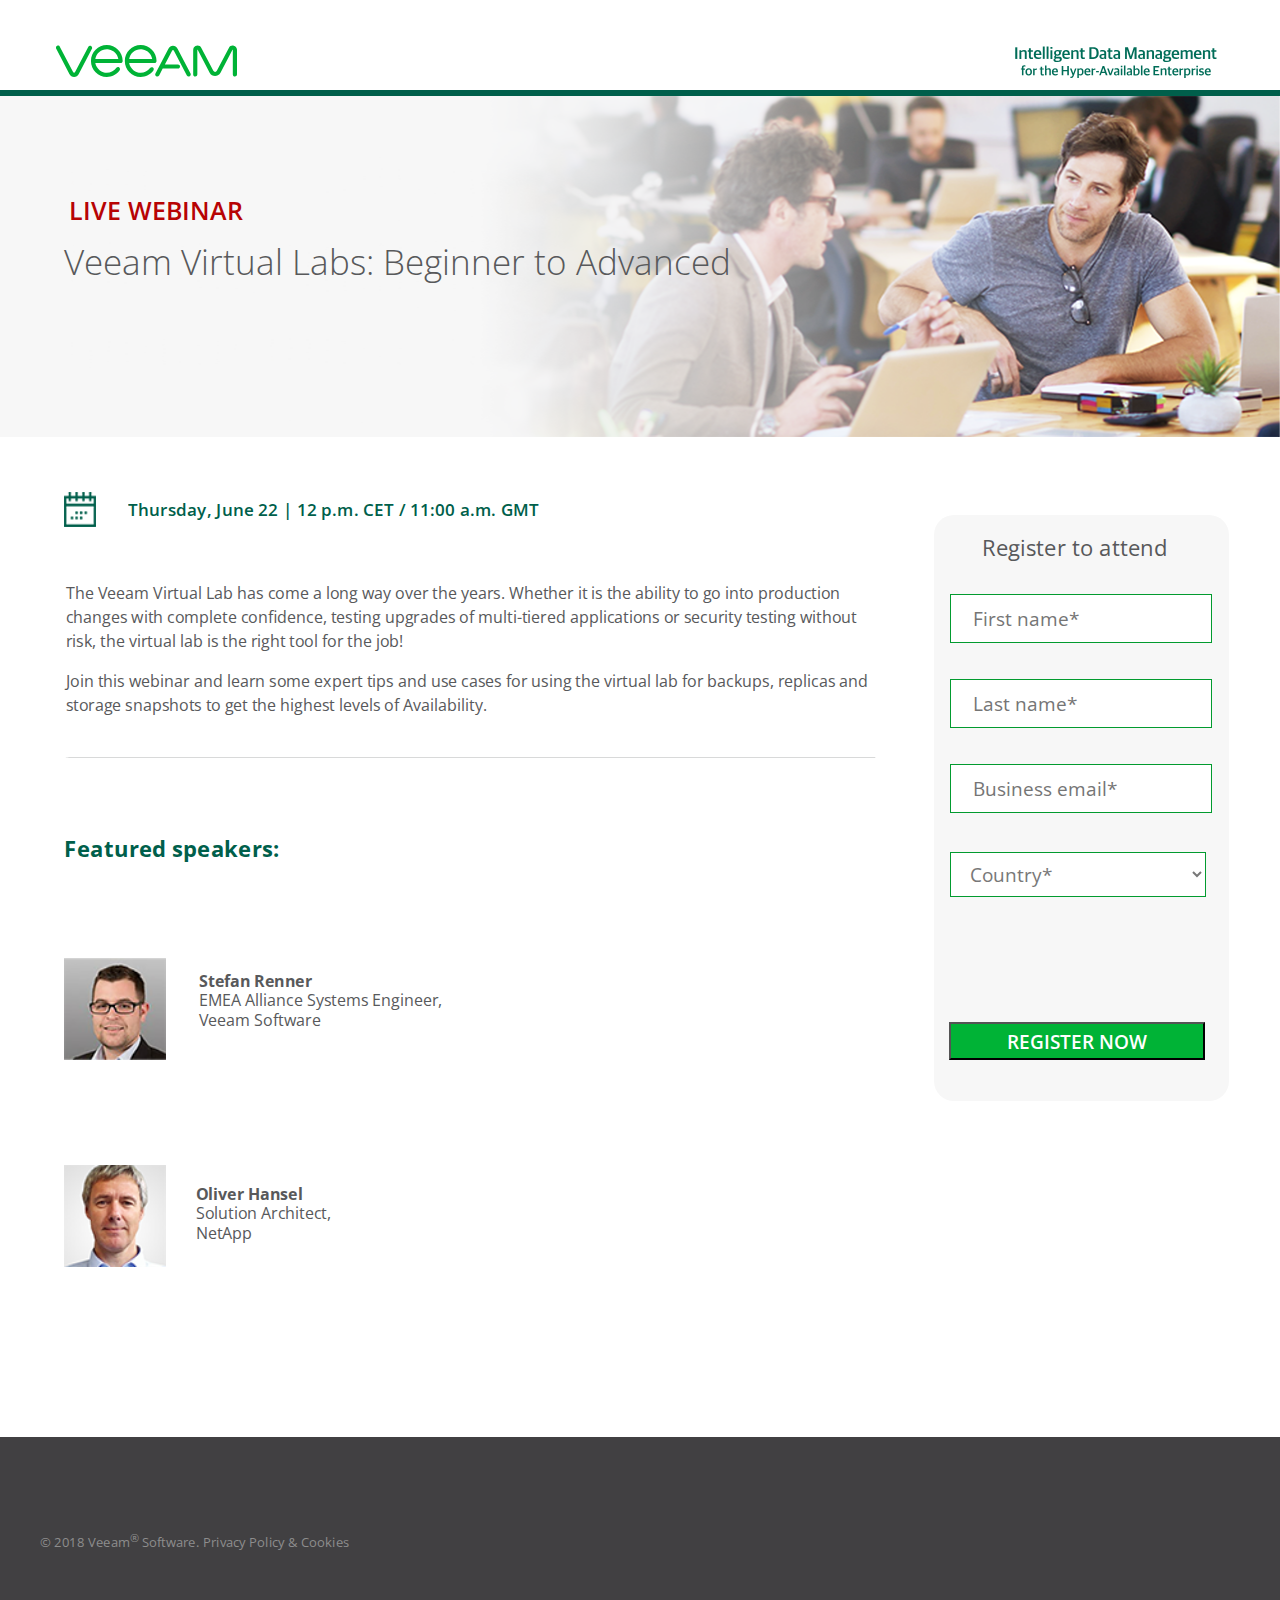
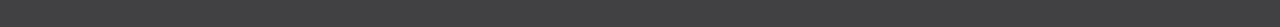
<file: index.html>
<!DOCTYPE html>
<html>
<head>
  <meta charset="UTF-8">
  <meta name="viewport" content="width=device-width, initial-scale=1.0">
  <title>Intelligent Data Management</title>
  <link rel="icon" type="jpeg" href="veeam_logo.jpeg">
  <link href="https://fonts.googleapis.com/css?family=Open+Sans:300,300i,700,700i,800" rel="stylesheet">
  <link rel="stylesheet" type="text/css" href="style.css">
</head>
<body>
  <header>
    <section class="container">
      <img src="veeam_logo_lp.svg" alt="Veeam Logo" class="veeam_logo">
      <img src="slogan_lp.svg" alt="Slogan Veeam" class="slogan">
    </section>
    <div class="dropdown" style="float:right;top:4%;z-index:1;">
      <button class="dropbtn"><img src="menu.png"></button>
      <nav class="dropdown-content">
        <a href="#">Description</a>
        <a href="#">Speakers</a>
        <a href="#">Register</a>
      </nav>
    </div>
  </header>

  <section class="image">
    <picture>
      <source media="(max-width:578px)" srcset="Team_mobile_gradient.png">
      <source media="(max-width:950px)" srcset="Team_tablet_gradient.png">
      <img src="Team_gradient.png" alt="Veeam" style="width:100%;">
    </picture>
    <div class="container">
      <h2 class="text1_banner">LIVE WEBINAR</h2>
      <h2 class="text2_banner">Veeam Virtual Labs: Beginner to Advanced</h2>
    </div>
    <img src="calendar.png" alt="Calendar" class="date">
    <h2 class="text_date">Thursday, June 22  |  12 p.m. CET / 11:00 a.m. GMT</h2>
    <div class="description">
      <p>The Veeam Virtual Lab has come a long way over the years. Whether it is the ability to go
      into production changes with complete confidence, testing upgrades of multi-tiered applications or security
      testing without risk, the virtual lab is the right tool for the job!</p>
      <p>Join this webinar and learn some expert tips and use cases for using the virtual lab for backups,
        replicas and storage snapshots to get the highest levels of Availability.</p>
      <br>
      <img src="line.png" alt="line.png" class="line">
    </div>
    <h1 class="speakers">Featured speakers:</h1>
    <div>
      <img src="speaker1.png" alt="Stefan Renner" class="speaker1_img">
      <pre class="speaker1_text"><b>Stefan Renner</b>
EMEA Alliance Systems Engineer,
Veeam Software</pre>
    </div>
    <div>
      <img src="speaker2.png" alt="Oliver Hansel" class="speaker2_img">
      <pre class="speaker2_text"><b>Oliver Hansel</b>
Solution Architect,
NetApp </pre>
    </div>

  <form class="form_rectangle" action="thank.html" onsubmit="myFunction()">
    <legend class="title_form">Register to attend</legend>
    <input type="text" name="first_name" class="first_mane_rectangle" placeholder="First name*" maxlength="40" minlength="3" required>
    <input type="text" name="last_name" class="last_mane_rectangle" placeholder="Last name*" maxlength="80" minlength="3" required>
    <input type="email" name="business_email" class="business_email_rectangle" placeholder="Business email*" pattern=".+.com" maxlength="80" required>
    <select required aria-required="true" name="country" class="country_select_rectangle" id="select1">
      <option value="" hidden>Country*</option>
      <option value="Russia" id="russia">Russia</option>
      <option value="USA" id="usa">USA</option>
      <option value="Romania" id="romania">Romania</option>
      <option value="Brazil" id="brazil">Brazil</option>
      <option value="UK" id="uk">UK</option>
    </select>
    <button type="submit" class="button">REGISTER NOW</button>
    <button type="submit" class="button_1">REGISTER NOW</button>
    <select name="state" class="state_select_rectangle" id="select2" style="display:none">
      <option value="" hidden>State*</option>
      <option value="New York">New York</option>
      <option value="Alaska">Alaska</option>
      <option value="Florida">Florida</option>
      <option value="Massachusetts">Massachusetts</option>
      <option value="California">California</option>
    </select>
  </form>

  <footer class="footer_rectangle">
    <p class="text_footer">&copy; 2018 Veeam<sup>&reg;</sup> Software. Privacy Policy &amp; Cookies</p>
  </footer>

</section>

<script type="text/javascript">
function myFunction() {
  alert("The form was submitted");
}
</script>

  <script src="https://ajax.googleapis.com/ajax/libs/jquery/3.3.1/jquery.min.js"></script>
  <script src="https://code.jquery.com/jquery-1.11.3.min.js"></script>
  <script type="text/javascript" src="main.js"></script>


</body>
</html>
</file>
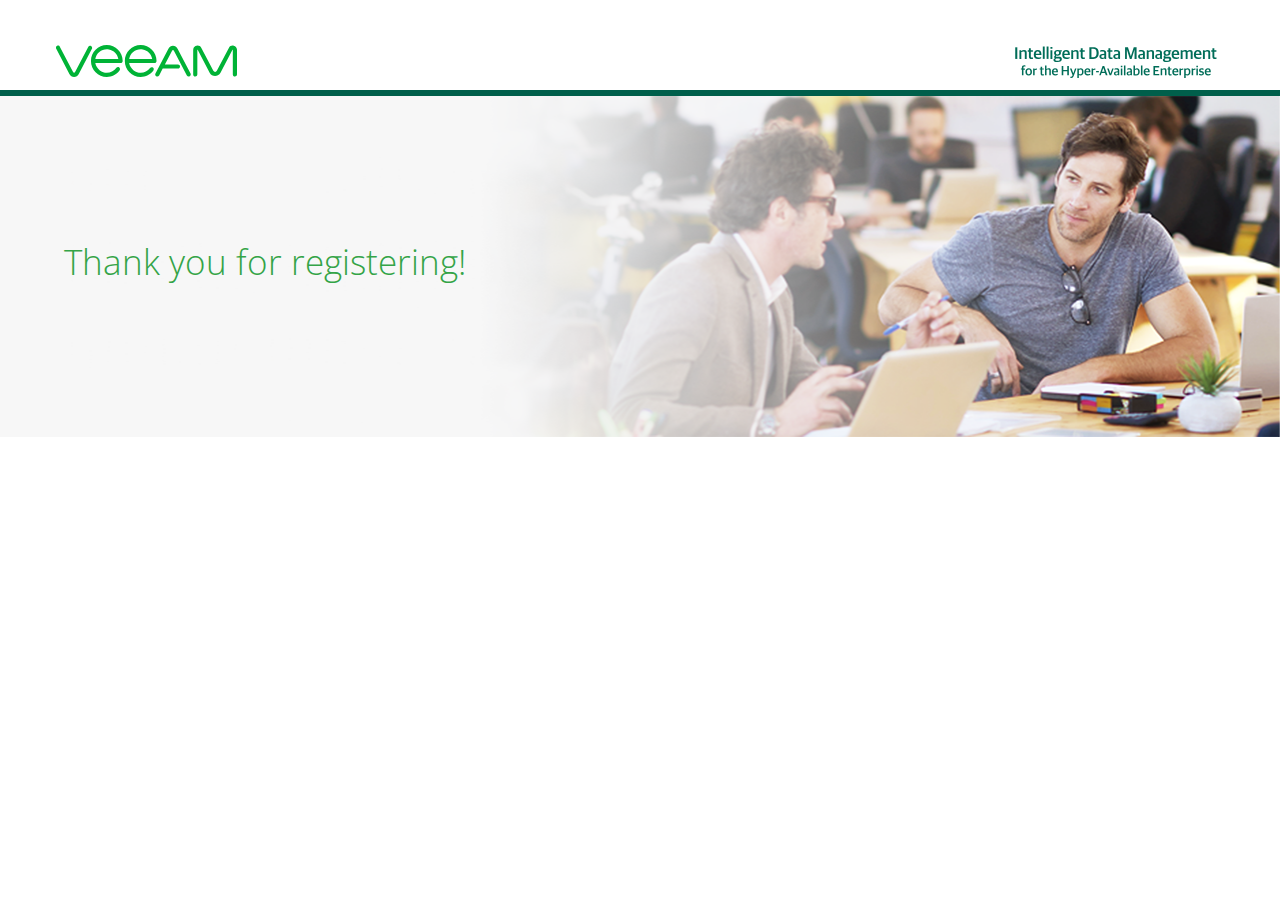
<file: thank.html>
<!DOCTYPE html>
<html>
<head>
  <meta charset="UTF-8">
  <meta name="viewport" content="width=device-width, initial-scale=1.0">
  <title>Intelligent Data Management</title>
  <link rel="icon" type="jpeg" href="veeam_logo.jpeg">
  <link href="https://fonts.googleapis.com/css?family=Open+Sans:300,300i,700,700i,800" rel="stylesheet">
  <link rel="stylesheet" type="text/css" href="style.css">
</head>
<body>
  <header>
  <section class="container">
    <img src="veeam_logo_lp.svg" alt="Veeam Logo" class="veeam_logo">
    <img src="slogan_lp.svg" alt="Slogan Veeam" class="slogan">
  </header>
    <section class="image">
      <picture>
        <source media="(max-width:578px)" srcset="Team_mobile_gradient.png">
        <source media="(max-width:950px)" srcset="Team_tablet_gradient.png">
        <img src="Team_gradient.png" alt="Veeam" style="width:100%;">
      </picture>
      <h2 class="text2_banner"><span style="color:rgb(52,164,71)">Thank you for registering!</span></h2>
  </section>
</body>
</html>
</file>
<file: style.css>
body {
  padding: 0;
  margin: 0;
}
header {
  background:#ffffff;
  padding-top:10px;
  min-height:60px;
  padding-bottom: 20px;
  border-bottom:rgb(0, 95, 75) 6px solid;
  margin: 0;
}
.container{
  width:80%;
  margin:auto;
  overflow:hidden;
}
.button {
  font-size: 1.5vw;
  font-family: 'Open Sans', sans-serif;
  color: rgb(255, 255, 255);
  font-weight: 600;
  text-transform: uppercase;
  text-align: center;
  background-color: rgb(0, 179, 54);
  position: absolute;
  left: 5%;
  top: 86.5%;
  width: 20vw;
  height: 3vw;
  cursor: pointer;
}
select {
  font-size: 1.5vw;
  font-family: 'Open Sans', sans-serif;
  color: rgb(120, 120, 120);
  line-height: 3.746;
  text-align: left;
  position: absolute;
  cursor: text;
  text-indent: 15px;
}
.state_select_rectangle {
  border-width: 0.5px;
  border-color: rgb(2, 155, 47);
  border-style: solid;
  background-color: rgb(255, 255, 255);
  position: absolute;
  left: 5.3%;
  top: 72.3%;
  width: 20vw;
  height: 3.5vw;
  cursor: text;
}
.country_select_rectangle {
  border-width: 0.5px;
  border-color: rgb(2, 155, 47);
  border-style: solid;
  background-color: rgb(255, 255, 255);
  position: absolute;
  left: 5.3%;
  top: 57.5%;
  width: 20vw;
  height: 3.5vw;
  cursor: text;
}
.business_email_rectangle {
  border-width: 0.5px;
  border-color: rgb(2, 155, 47);
  border-style: solid;
  background-color: rgb(255, 255, 255);
  position: absolute;
  left: 5.3%;
  top: 42.5%;
  width: 20vw;
  height: 3.5vw;
  cursor: text;
}
.last_mane_rectangle {
  border-width: 0.5px;
  border-color: rgb(2, 155, 47);
  border-style: solid;
  background-color: rgb(255, 255, 255);
  position: absolute;
  left: 5.3%;
  top: 28%;
  width: 20vw;
  height: 3.5vw;
  cursor: text;
}
input {
  font-size: 1.5vw;
  font-family: 'Open Sans', sans-serif;
  color: rgb(149, 149, 151);
  line-height: 3.746;
  text-align: left;
  position: absolute;
  cursor: text;
  text-indent: 20px;
}
.first_mane_rectangle {
  border-width: 0.5px;
  border-color: rgb(2, 155, 47);
  border-style: solid;
  background-color: rgb(255, 255, 255);
  position: absolute;
  left: 5.3%;
  top: 13.5%;
  width: 20vw;
  height: 3.5vw;
  cursor: text;
}
.title_form {
  font-size: 3.5vw;
  font-family: 'Open Sans', sans-serif;
  color: rgb(88, 89, 91);
  line-height: 1;
  text-align: center;
  -moz-transform: matrix( 0.5,0,0,0.5,0,0);
  -webkit-transform: matrix( 0.5,0,0,0.5,0,0);
  -ms-transform: matrix( 0.5,0,0,0.5,0,0);
  position: absolute;
  left: -19vw;
  right: -19vw;
  right: -3.8vw;
  top: 0.8vw;
  margin-top:0vw;
  margin-bottom: 1vw;
  margin-left: 0vw;
  margin-right: 0vw;
  padding: 0vw;
  width: 60vw;
}
.form_rectangle {
  border-radius: 20px;
  background-color: rgb(247, 247, 247);
  position: absolute;
  left: 73%;
  top: 110%;
  width: 23%;
  height: 170%;
  margin-top: 40px;
  box-sizing: content-box;
}
.text_footer {
  font-size: 2vw;
  font-family: 'Open Sans', sans-serif;
  color: rgb(141, 141, 141);
  line-height: 1.667;
  text-align: left;
  -moz-transform: matrix( 0.5,0,0,0.5,0,0);
  -webkit-transform: matrix( 0.5,0,0,0.5,0,0);
  -ms-transform: matrix( 0.5,0,0,0.5,0,0);
  position: absolute;
  left: -9%;
  margin: auto;
  top: 80px;

}
.footer_rectangle {
  background-color: rgb(65, 64, 66);
  position: absolute;
  left: 0px;
  top: 360%;
  width: 100%;
  height: 190px;
  margin-bottom:0px;
  margin-top: 100px;
  box-sizing: content-box;
}
.speaker2_img {
  position: absolute;
  left: 5%;
  top: 310%;
  width: 8vw;
  height: 8vw;
}
.speaker2_text {
  font-size: 2.5vw;
  font-family: 'Open Sans', sans-serif;
  color: rgb(88, 89, 91);
  line-height: 1.211;
  -moz-transform: matrix( 0.5,0,0,0.5,0,0);
  -webkit-transform: matrix( 0.5,0,0,0.5,0,0);
  -ms-transform: matrix( 0.5,0,0,0.5,0,0);
  position: absolute;
  left: 10%;
  top: 298%;
  width: auto;
  height: auto;
}
.speaker1_img {
  position: absolute;
  left: 5%;
  top: 250%;
  width: 8vw;
  height: 8vw;
}
.speaker1_text {
  font-size: 2.5vw;
  font-family: 'Open Sans', sans-serif;
  color: rgb(88, 89, 91);
  line-height: 1.211;
  -moz-transform: matrix( 0.5,0,0,0.5,0,0);
  -webkit-transform: matrix( 0.5,0,0,0.5,0,0);
  -ms-transform: matrix( 0.5,0,0,0.5,0,0);
  position: absolute;
  left: 6%;
  top: 236%;
  width: auto;
  height: auto;
}
.speakers {
  font-size: 3.5vw;
  font-family: 'Open Sans', sans-serif;
  color: rgb(0, 95, 75);
  line-height: 2;
  text-align: left;
  -moz-transform: matrix( 0.5,0,0,0.5,0,0);
  -webkit-transform: matrix( 0.5,0,0,0.5,0,0);
  -ms-transform: matrix( 0.5,0,0,0.5,0,0);
  position: absolute;
  left: -40%;
  right: -40%;
  top: 185%;
  margin-top: 70px;
}
.description {
  font-size: 2.5vw;
  font-family: 'Open Sans', sans-serif;
  color: rgb(88, 89, 91);
  line-height: 1.5;
  -moz-transform: matrix( 0.5,0,0,0.5,0,0);
  -webkit-transform: matrix( 0.5,0,0,0.5,0,0);
  -ms-transform: matrix( 0.5,0,0,0.5,0,0);
  position: absolute;
  left: -26.5%;
  top: 120%;
  width: auto;
  height: auto;
  margin-top: -5vw;
  box-sizing: content-box;
}
.date {
  position: absolute;
  left: 5%;
  top: 115%;
  width: 2.5%;
  height: 10%;
  margin:auto;
  padding: 0px;
  box-sizing: content-box;
}
.text_date {
  font-size: 2.7vw;
  font-family: 'Open Sans', sans-serif;
  font-weight: 600;
  color: rgb(0, 95, 75);
  line-height: 1;
  text-align: left;
  -moz-transform: matrix( 0.5,0,0,0.5,0,0);
  -webkit-transform: matrix( 0.5,0,0,0.5,0,0);
  -ms-transform: matrix( 0.5,0,0,0.5,0,0);
  position: absolute;
  left: -30%;
  right: -30%;
  top: 115%;
  margin: auto;
  box-sizing: content-box;
}
.text2_banner {
  font-size: 2.7vw;
  font-family: 'Open Sans', sans-serif;
  font-weight: lighter;
  color: rgb(88, 89, 91);
  line-height: 4;
  position: absolute;
  left: 5%;
  top: 28%;
  width: 70%;
  height: 20%;
  margin: 0px;
  padding: 0px;
}
.text1_banner {
  font-size: 25px;
  font-family: 'Open Sans', sans-serif;
  font-weight: 600;
  color: rgb(183, 3, 4);
  line-height: 1.4;
  text-align: left;
  position: absolute;
  left: 5.4%;
  top: 28%;
  bottom: 28%;
  -webkit-animation-name: color;
  -webkit-animation-duration: 4s;
  -webkit-animation-iteration-count: infinite;
  animation-name: color;
  animation-duration: 4s;
  animation-delay: 1s;
  animation-iteration-count: infinite;
  width: 50%;
  height: 20%;
  margin: 0px;
  padding: 0px;
}
.image {
  position: absolute;
  right: 0%;
  left: 0%;
  margin-top: 0px;
  margin-left: 0px;
  margin-right: 0px;
  margin-bottom: 20px;
  padding: 0px;
}
.slogan {
  position: absolute;
  right: 4.5%;
  width: 212px;
  height: 34px;
  top: 5%;
}
.veeam_logo {
  position: absolute;
  left: 4.4%;
  max-width: 181px;
  max-height: 32px;
  top: 5%;
}
.button_1 {
  display: none;
}
.line{
  width:100%;
  height:1px;
  margin-bottom:80px;
}
.dropbtn{
  display: none;
}
.dropdown-content{
  display: none;
}

@keyframes color {
  0%   {color: rgb(183, 3, 4); left:5%; top:28%;bottom: 28%}
  100%  {color: rgba(183, 3, 4,0.01); left:20%; top:28%;}
}
@keyframes tablet {
  from {color:rgba(183, 3, 4,0.01);}
  to  {color: rgb(183, 3, 4);}
}

/*MEDIA QUERIES*/

/*tablet*/
@media (max-width:950px){
  .text1_banner {
    font-size: 3.5vw;
    font-family: 'Open Sans', sans-serif;
    font-weight: 600;
    color: rgb(183, 3, 4);
    line-height: 1.4;
    text-align: center;
    position: absolute;
    left: 0%;
    top: 15%;
    -webkit-animation-name: tablet;
    -webkit-animation-duration: 4s;
    -webkit-animation-iteration-count: infinite;
    animation-name: tablet;
    animation-duration: 4s;
    animation-delay: 1s;
    animation-iteration-count: infinite;
    width: 100%;
    height: auto;
    margin-left: auto;
    margin-right: auto;
  }
  .text2_banner {
    font-size: 5vw;
    font-family: 'Open Sans', sans-serif;
    font-weight: lighter;
    text-align: center;
    color: rgb(88, 89, 91);
    line-height: 1.25;
    position: absolute;
    top: 30%;
    left: 4vw;
    right: 4vw;
    width: 50%;
    height: auto;
    margin-left: auto;
    margin-right: auto;
  }
  .text_date {
    font-size: 36.5px;
    font-family: 'Open Sans', sans-serif;
    font-weight: 600;
    color: rgb(0, 95, 75);
    line-height: 1;
    text-align: left;
    -moz-transform: matrix( 0.5,0,0,0.5,0,0);
    -webkit-transform: matrix( 0.5,0,0,0.5,0,0);
    -ms-transform: matrix( 0.5,0,0,0.5,0,0);
    position: absolute;
    left: -25%;
    right: -25%;
    top: 104%;
    margin: auto;
    box-sizing: content-box;
  }
  .date {
    position: absolute;
    left: 6%;
    top: 105%;
    width: 3%;
    height: 7.5%;
    margin:auto;
    padding: 0px;
    box-sizing: content-box;
  }
  .description {
    font-size: 32px;
    font-family: 'Open Sans', sans-serif;
    color: rgb(88, 89, 91);
    line-height: 1.5;
    -moz-transform: matrix( 0.5,0,0,0.5,0,0);
    -webkit-transform: matrix( 0.5,0,0,0.5,0,0);
    -ms-transform: matrix( 0.5,0,0,0.5,0,0);
    position: absolute;
    left: -38%;
    right: -38%;
    top: 90%;
    width: auto;
    height: auto;
    margin-top: 3%;
  }
  .speaker2_img {
    position: absolute;
    left: 49%;
    top: 207%;
    width: 12vw;
    height: 12vw;
  }
  .speaker2_text {
    font-size: 3.5vw;
    font-family: 'Open Sans', sans-serif;
    color: rgb(88, 89, 91);
    line-height: 1.211;
    -moz-transform: matrix( 0.5,0,0,0.5,0,0);
    -webkit-transform: matrix( 0.5,0,0,0.5,0,0);
    -ms-transform: matrix( 0.5,0,0,0.5,0,0);
    position: absolute;
    left: 56%;
    top: 197%;
    width: auto;
    height: auto;
  }
  .speaker1_img {
    position: absolute;
    left: 6%;
    top: 207%;
    width: 12vw;
    height: 12vw;
  }
  .speaker1_text {
    font-size: 3.5vw;
    font-family: 'Open Sans', sans-serif;
    color: rgb(88, 89, 91);
    line-height: 1.211;
    -moz-transform: matrix( 0.5,0,0,0.5,0,0);
    -webkit-transform: matrix( 0.5,0,0,0.5,0,0);
    -ms-transform: matrix( 0.5,0,0,0.5,0,0);
    position: absolute;
    left: 7%;
    top: 197%;
  }
  .speakers {
    font-size: 6vw;
    font-family: 'Open Sans', sans-serif;
    color: rgb(0, 95, 75);
    line-height: 2;
    text-align: left;
    -moz-transform: matrix( 0.5,0,0,0.5,0,0);
    -webkit-transform: matrix( 0.5,0,0,0.5,0,0);
    -ms-transform: matrix( 0.5,0,0,0.5,0,0);
    position: absolute;
    left: -35%;
    right: -35%;
    top: 144%;
    margin: 70px -20px;
    padding-top: 20px;
  }
  .button {
    font-size: 2vw;
    font-family: 'Open Sans', sans-serif;
    color: rgb(255, 255, 255);
    font-weight: 600;
    text-transform: uppercase;
    text-align: center;
    background-color: rgb(0, 179, 54);
    position: absolute;
    left: 32vw;
    top: 72%;
    width: 35vw;
    height: 5vw;
    cursor: pointer;
  }
  .state_select_rectangle {
    border-width: 0.5px;
    border-color: rgb(2, 155, 47);
    border-style: solid;
    background-color: rgb(255, 255, 255);
    position: absolute;
    left: 32vw;
    top: 59%;
    width: 35vw;
    height: 5vw;
    cursor: text;
  }
  .country_select_rectangle {
    border-width: 0.5px;
    border-color: rgb(2, 155, 47);
    border-style: solid;
    background-color: rgb(255, 255, 255);
    position: absolute;
    left: 32vw;
    top: 47.5%;
    width: 35vw;
    height: 5vw;
    cursor: text;
  }
  .business_email_rectangle {
    border-width: 0.5px;
    border-color: rgb(2, 155, 47);
    border-style: solid;
    background-color: rgb(255, 255, 255);
    position: absolute;
    left: 32vw;
    top: 35.5%;
    width: 35vw;
    height: 5vw;
    cursor: text;
  }
  .last_mane_rectangle {
    border-width: 0.5px;
    border-color: rgb(2, 155, 47);
    border-style: solid;
    background-color: rgb(255, 255, 255);
    position: absolute;
    left: 32vw;
    top: 24%;
    width: 35vw;
    height: 5vw;
    cursor: text;
  }
  .first_mane_rectangle {
    border-width: 0.5px;
    border-color: rgb(2, 155, 47);
    border-style: solid;
    background-color: rgb(255, 255, 255);
    position: absolute;
    left: 32vw;
    top: 12%;
    width: 35vw;
    height: 5vw;
    cursor: text;
  }
  .title_form {
    font-size: 50px;
    font-family: 'Open Sans', sans-serif;
    color: rgb(88, 89, 91);
    line-height: 1;
    text-align: center;
    -moz-transform: matrix( 0.5,0,0,0.5,0,0);
    -webkit-transform: matrix( 0.5,0,0,0.5,0,0);
    -ms-transform: matrix( 0.5,0,0,0.5,0,0);
    position: absolute;
    left: 20vw;
    top: 1.5vw;
    margin-top:0vw;
    margin-bottom: 1vw;
    margin-left: 0vw;
    margin-right: 0vw;
    padding: 0vw;;
    width: 60vw;
  }
  .form_rectangle {
    background-color: rgb(247, 247, 247);
    border-radius: 0px;
    position: absolute;
    left: 0px;
    top: 280%;
    width: 100%;
    height: 150%;
    margin-top: -12%;

  }
  .footer_rectangle {
    background-color: rgb(65, 64, 66);
    position: absolute;
    left: 0px;
    top: 375%;
    width: 100%;
    height: 3%;
    margin-bottom:0px;
    margin-top: 30px;
    padding-top: 20vw;
  }
  .text_footer {
    font-size: 3vw;
    font-family: 'Open Sans', sans-serif;
    color: rgb(141, 141, 141);
    line-height: 1.667;
    text-align: center;
    -moz-transform: matrix( 0.5,0,0,0.5,0,0);
    -webkit-transform: matrix( 0.5,0,0,0.5,0,0);
    -ms-transform: matrix( 0.5,0,0,0.5,0,0);
    position: absolute;
    left: 30%;
    top: 25%;
    width: 40%;
    height: auto;
  }
  .button_1 {
    font-size: 2vw;
    font-family: 'Open Sans', sans-serif;
    color: rgb(255, 255, 255);
    font-weight: 600;
    text-transform: uppercase;
    text-align: center;
    background-color: rgb(0, 179, 54);
    position: absolute;
    left: 30vw;
    right: 30vw;
    top: -80vw;
    width: 35vw;
    height: 5vw;
    border: none;
    cursor: pointer;
    display: block;
  }
  .line{
    display: none;
  }
  .dropbtn{
    display: none;
  }
  .dropdown-content{
    display: none;
  }
}

/*mini tablet*/
@media (max-width:730px){
  .text1_banner {
    font-size: 3.5vw;
    font-family: 'Open Sans', sans-serif;
    font-weight: 600;
    color: rgb(183, 3, 4);
    line-height: 1.4;
    text-align: center;
    position: absolute;
    left: 0%;
    top: 15%;
    -webkit-animation-name: tablet;
    -webkit-animation-duration: 4s;
    -webkit-animation-iteration-count: infinite;
    animation-name: tablet;
    animation-duration: 4s;
    animation-delay: 1s;
    animation-iteration-count: infinite;
    width: 100%;
    height: auto;
    margin-left: auto;
    margin-right: auto;
  }
  .text2_banner {
    font-size: 5vw;
    font-family: 'Open Sans', sans-serif;
    font-weight: lighter;
    text-align: center;
    color: rgb(88, 89, 91);
    line-height: 1.25;
    position: absolute;
    top: 30%;
    left: 4vw;
    right: 4vw;
    width: 50%;
    height: auto;
    margin-left: auto;
    margin-right: auto;
  }
  .text_date {
    font-size: 35px;
    font-family: 'Open Sans', sans-serif;
    font-weight: 600;
    color: rgb(0, 95, 75);
    line-height: 1;
    text-align: left;
    -moz-transform: matrix( 0.5,0,0,0.5,0,0);
    -webkit-transform: matrix( 0.5,0,0,0.5,0,0);
    -ms-transform: matrix( 0.5,0,0,0.5,0,0);
    position: absolute;
    left: -25%;
    right: -25%;
    top: 105%;
    margin: auto;
    box-sizing: content-box;
  }
  .date {
    position: absolute;
    left: 6%;
    top: 106%;
    width: 4%;
    height: 9.5%;
    margin:auto;
    padding: 0px;
    box-sizing: content-box;
  }
  .description {
    font-size: 30px;
    font-family: 'Open Sans', sans-serif;
    color: rgb(88, 89, 91);
    line-height: 1.5;
    -moz-transform: matrix( 0.5,0,0,0.5,0,0);
    -webkit-transform: matrix( 0.5,0,0,0.5,0,0);
    -ms-transform: matrix( 0.5,0,0,0.5,0,0);
    position: absolute;
    left: -38%;
    right: -38%;
    top: 80%;
    width: auto;
    height: auto;
    margin-top: 3%;
  }
  .speaker2_img {
    position: absolute;
    left: 55%;
    top: 237%;
    width: 12vw;
    height: 12vw;
  }
  .speaker2_text {
    font-size: 3.5vw;
    font-family: 'Open Sans', sans-serif;
    color: rgb(88, 89, 91);
    line-height: 1.211;
    -moz-transform: matrix( 0.5,0,0,0.5,0,0);
    -webkit-transform: matrix( 0.5,0,0,0.5,0,0);
    -ms-transform: matrix( 0.5,0,0,0.5,0,0);
    position: absolute;
    left: 62%;
    top: 225%;
    width: auto;
    height: auto;
  }
  .speaker1_img {
    position: absolute;
    left: 6%;
    top: 237%;
    width: 12vw;
    height: 12vw;
  }
  .speaker1_text {
    font-size: 3.5vw;
    font-family: 'Open Sans', sans-serif;
    color: rgb(88, 89, 91);
    line-height: 1.211;
    -moz-transform: matrix( 0.5,0,0,0.5,0,0);
    -webkit-transform: matrix( 0.5,0,0,0.5,0,0);
    -ms-transform: matrix( 0.5,0,0,0.5,0,0);
    position: absolute;
    left: 7%;
    top: 225%;
  }
  .speakers {
    font-size: 6vw;
    font-family: 'Open Sans', sans-serif;
    color: rgb(0, 95, 75);
    line-height: 2;
    text-align: left;
    -moz-transform: matrix( 0.5,0,0,0.5,0,0);
    -webkit-transform: matrix( 0.5,0,0,0.5,0,0);
    -ms-transform: matrix( 0.5,0,0,0.5,0,0);
    position: absolute;
    left: -35%;
    right: -35%;
    top: 166%;
    margin: 70px -20px;
    padding-top: 20px;
  }
  .button {
    font-size: 2vw;
    font-family: 'Open Sans', sans-serif;
    color: rgb(255, 255, 255);
    font-weight: 600;
    text-transform: uppercase;
    text-align: center;
    background-color: rgb(0, 179, 54);
    position: absolute;
    left: 32vw;
    top: 72%;
    width: 35vw;
    height: 5vw;
    cursor: pointer;
  }
  .state_select_rectangle {
    border-width: 0.5px;
    border-color: rgb(2, 155, 47);
    border-style: solid;
    background-color: rgb(255, 255, 255);
    position: absolute;
    left: 32vw;
    top: 59%;
    width: 35vw;
    height: 5vw;
    cursor: text;
  }
  .country_select_rectangle {
    border-width: 0.5px;
    border-color: rgb(2, 155, 47);
    border-style: solid;
    background-color: rgb(255, 255, 255);
    position: absolute;
    left: 32vw;
    top: 47.5%;
    width: 35vw;
    height: 5vw;
    cursor: text;
  }
  .business_email_rectangle {
    border-width: 0.5px;
    border-color: rgb(2, 155, 47);
    border-style: solid;
    background-color: rgb(255, 255, 255);
    position: absolute;
    left: 32vw;
    top: 35.5%;
    width: 35vw;
    height: 5vw;
    cursor: text;
  }
  .last_mane_rectangle {
    border-width: 0.5px;
    border-color: rgb(2, 155, 47);
    border-style: solid;
    background-color: rgb(255, 255, 255);
    position: absolute;
    left: 32vw;
    top: 24%;
    width: 35vw;
    height: 5vw;
    cursor: text;
  }
  .first_mane_rectangle {
    border-width: 0.5px;
    border-color: rgb(2, 155, 47);
    border-style: solid;
    background-color: rgb(255, 255, 255);
    position: absolute;
    left: 32vw;
    top: 12%;
    width: 35vw;
    height: 5vw;
    cursor: text;
  }
  .title_form {
    font-size: 40px;
    font-family: 'Open Sans', sans-serif;
    color: rgb(88, 89, 91);
    line-height: 1;
    text-align: center;
    -moz-transform: matrix( 0.5,0,0,0.5,0,0);
    -webkit-transform: matrix( 0.5,0,0,0.5,0,0);
    -ms-transform: matrix( 0.5,0,0,0.5,0,0);
    position: absolute;
    left: 20vw;
    top: 1.5vw;
    margin-top:0vw;
    margin-bottom: 1vw;
    margin-left: 0vw;
    margin-right: 0vw;
    padding: 0vw;;
    width: 60vw;
  }
  .form_rectangle {
    background-color: rgb(247, 247, 247);
    border-radius: 0px;
    position: absolute;
    left: 0px;
    top: 310%;
    width: 100%;
    height: 150%;
    margin-top: -12%;

  }
  .footer_rectangle {
    background-color: rgb(65, 64, 66);
    position: absolute;
    left: 0px;
    top: 400%;
    width: 100%;
    height: 3%;
    margin-bottom:0px;
    margin-top: 30px;
    padding-top: 20vw;
  }
  .text_footer {
    font-size: 3vw;
    font-family: 'Open Sans', sans-serif;
    color: rgb(141, 141, 141);
    line-height: 1.667;
    text-align: center;
    -moz-transform: matrix( 0.5,0,0,0.5,0,0);
    -webkit-transform: matrix( 0.5,0,0,0.5,0,0);
    -ms-transform: matrix( 0.5,0,0,0.5,0,0);
    position: absolute;
    left: 30%;
    top: 11%;
    width: 40%;
    height: auto;
  }
  .button_1 {
    font-size: 2vw;
    font-family: 'Open Sans', sans-serif;
    color: rgb(255, 255, 255);
    font-weight: 600;
    text-transform: uppercase;
    text-align: center;
    background-color: rgb(0, 179, 54);
    position: absolute;
    left: 30vw;
    right: 30vw;
    top: -93.5vw;
    width: 35vw;
    height: 5vw;
    border: none;
    cursor: pointer;
    display: block;
  }
  .line{
    display: none;
  }
  .dropbtn{
    display: none;
  }
  .dropdown-content{
    display: none;
  }
}

/*max mobile*/
@media (max-width:578px){
  input {
    font-size: 3vw;
    font-family: 'Open Sans', sans-serif;
    color: rgb(149, 149, 151);
    line-height: 3.746;
    text-align: left;
    position: absolute;
    cursor: text;
    text-indent: 20px;
  }
  select {
    font-size: 3vw;
    font-family: 'Open Sans', sans-serif;
    color: rgb(120, 120, 120);
    line-height: 3.746;
    text-align: left;
    position: absolute;
    cursor: text;
    text-indent: 15px;
  }
  .text1_banner {
    font-size: 6vw;
    font-family: 'Open Sans', sans-serif;
    font-weight: 600;
    color: rgb(183, 3, 4);
    line-height: 1.4;
    text-align: center;
    position: absolute;
    left: 0%;
    top: 25%;
    -webkit-animation-name: tablet;
    -webkit-animation-duration: 4s;
    -webkit-animation-iteration-count: infinite;
    animation-name: tablet;
    animation-duration: 4s;
    animation-delay: 1s;
    animation-iteration-count: infinite;
    width: 100%;
    height: auto;
    margin-left: auto;
    margin-right: auto;
  }
  .text2_banner {
    font-size: 9vw;
    font-family: 'Open Sans', sans-serif;
    font-weight: lighter;
    text-align: center;
    color: rgb(88, 89, 91);
    line-height: 1.25;
    position: absolute;
    top: 37%;
    left: 4vw;
    right: 4vw;
    width: 70%;
    height: auto;
    margin-left: auto;
    margin-right: auto;
  }
  .text_date {
    font-size: 30px;
    font-family: 'Open Sans', sans-serif;
    font-weight: 600;
    color: rgb(0, 95, 75);
    line-height: 1;
    text-align: left;
    -moz-transform: matrix( 0.5,0,0,0.5,0,0);
    -webkit-transform: matrix( 0.5,0,0,0.5,0,0);
    -ms-transform: matrix( 0.5,0,0,0.5,0,0);
    position: absolute;
    left: -50%;
    top: 103%;
    width: 90%;
    margin: auto;
    box-sizing: content-box;

  }
  .date {
    position: absolute;
    left: 6%;
    top: 105%;
    width: 4.5%;
    height: 5%;
    margin:auto;
    padding: 0px;
    box-sizing: content-box;
  }
  .description {
    font-size: 30px;
    font-family: 'Open Sans', sans-serif;
    color: rgb(88, 89, 91);
    line-height: 1.5;
    -moz-transform: matrix( 0.5,0,0,0.5,0,0);
    -webkit-transform: matrix( 0.5,0,0,0.5,0,0);
    -ms-transform: matrix( 0.5,0,0,0.5,0,0);
    position: absolute;
    left: -38%;
    right: -38%;
    top: 90%;
    width: auto;
    height: auto;
  }
  .speaker2_img {
    position: absolute;
    left: 6%;
    top: 208%;
    width: 80px;
    height: 81px;
  }
  .speaker2_text {
    font-size: 34px;
    font-family: 'Open Sans', sans-serif;
    color: rgb(88, 89, 91);
    line-height: 1.211;
    -moz-transform: matrix( 0.5,0,0,0.5,0,0);
    -webkit-transform: matrix( 0.5,0,0,0.5,0,0);
    -ms-transform: matrix( 0.5,0,0,0.5,0,0);
    position: absolute;
    left: 58px;
    top: 199%;
    width: auto;
    height: auto;
  }
  .speaker1_img {
    position: absolute;
    left: 6%;
    top: 182%;
    width: 80px;
    height: 81px;
  }
  .speaker1_text {
    font-size: 34px;
    font-family: 'Open Sans', sans-serif;
    color: rgb(88, 89, 91);
    line-height: 1.211;
    -moz-transform: matrix( 0.5,0,0,0.5,0,0);
    -webkit-transform: matrix( 0.5,0,0,0.5,0,0);
    -ms-transform: matrix( 0.5,0,0,0.5,0,0);
    position: absolute;
    left: 5px;
    top: 173%;
    width: auto;
    height: auto;
  }
  .speakers {
    font-size: 50px;
    font-family: 'Open Sans', sans-serif;
    color: rgb(0, 95, 75);
    line-height: 2;
    text-align: left;
    -moz-transform: matrix( 0.5,0,0,0.5,0,0);
    -webkit-transform: matrix( 0.5,0,0,0.5,0,0);
    -ms-transform: matrix( 0.5,0,0,0.5,0,0);
    position: absolute;
    left: -35%;
    right: -35%;
    top: 150%;
    margin: 70px -20px;
    padding-top: 20px;
  }
  .button {
    font-size: 15px;
    font-family: 'Open Sans', sans-serif;
    color: rgb(255, 255, 255);
    font-weight: 600;
    text-transform: uppercase;
    text-align: center;
    background-color: rgb(0, 179, 54);
    position: absolute;
    left: 13vw;
    right: 13vw;
    top: 448px;
    width: 73vw;
    height: 9.5vw;
    cursor: pointer;
  }
  .state_select_rectangle {
    border-width: 0.5px;
    border-color: rgb(2, 155, 47);
    border-style: solid;
    background-color: rgb(255, 255, 255);
    position: absolute;
    left: 13vw;
    right: 13vw;
    top: 370px;
    width: 73vw;
    height: 9.5vw;
    cursor: text;
  }
  .country_select_rectangle {
    border-width: 0.5px;
    border-color: rgb(2, 155, 47);
    border-style: solid;
    background-color: rgb(255, 255, 255);
    position: absolute;
    left: 13vw;
    right: 13vw;
    top: 295px;
    width: 73vw;
    height: 9.5vw;
    cursor: text;
  }
  .business_email_rectangle {
    border-width: 0.5px;
    border-color: rgb(2, 155, 47);
    border-style: solid;
    background-color: rgb(255, 255, 255);
    position: absolute;
    left: 13vw;
    right: 13vw;
    top: 220px;
    width: 73vw;
    height: 9.5vw;
    cursor: text;
  }
  .last_mane_rectangle {
    border-width: 0.5px;
    border-color: rgb(2, 155, 47);
    border-style: solid;
    background-color: rgb(255, 255, 255);
    position: absolute;
    left: 13vw;
    right: 13vw;
    top: 145px;
    width: 73vw;
    height: 9.5vw;
    cursor: text;
  }
  .first_mane_rectangle {
    border-width: 0.5px;
    border-color: rgb(2, 155, 47);
    border-style: solid;
    background-color: rgb(255, 255, 255);
    position: absolute;
    left: 13vw;
    right: 13vw;
    top: 70px;
    width: 73vw;
    height: 9.5vw;
    cursor: text;
  }
  .title_form {
    font-size: 45px;
    font-family: 'Open Sans', sans-serif;
    color: rgb(88, 89, 91);
    line-height: 1;
    text-align: center;
    -moz-transform: matrix( 0.5,0,0,0.5,0,0);
    -webkit-transform: matrix( 0.5,0,0,0.5,0,0);
    -ms-transform: matrix( 0.5,0,0,0.5,0,0);
    position: absolute;
    left: 8vw;
    right: 8vw;
    top: 1.5vw;
    margin-top:0vw;
    margin-bottom: 1vw;
    margin-left: 0vw;
    margin-right: 0vw;
    padding: 0vw;;
    width: 80vw;
  }
  .form_rectangle {
    background-color: rgb(247, 247, 247);
    border-radius: 0px;
    position: absolute;
    left: 0px;
    top: 238%;
    width: 100%;
    height: 110%;
    margin-top: -3%;
  }
  .footer_rectangle {
    background-color: rgb(65, 64, 66);
    position: absolute;
    left: 0px;
    top: 320%;
    width: 100%;
    height: 10%;
    margin-bottom:0px;
    margin-top: 100px;
    padding-top: 20vw;

  }
  .text_footer {
    font-size: 6vw;
    font-family: 'Open Sans', sans-serif;
    color: rgb(141, 141, 141);
    line-height: 1.667;
    text-align: center;
    -moz-transform: matrix( 0.5,0,0,0.5,0,0);
    -webkit-transform: matrix( 0.5,0,0,0.5,0,0);
    -ms-transform: matrix( 0.5,0,0,0.5,0,0);
    position: absolute;
    left: 5%;
    right: 5%;
    top: 18%;
    width: 90%;
    height: auto;
  }
  .button_1 {
    font-size: 4.5vw;
    font-family: 'Open Sans', sans-serif;
    color: rgb(255, 255, 255);
    font-weight: 600;
    text-transform: uppercase;
    text-align: center;
    background-color: rgb(0, 179, 54);
    position: absolute;
    left: 26vw;
    right: 26vw;
    top: -145%;
    width: 45vw;
    height: 10vw;
    border: none;
    cursor: pointer;
    display: block;
  }
  .slogan {
    display: none;
  }
  .line{
    width:100%;
    height:1px;
    top:130%;
    display: block;
    left: 5%;
    right: 5%;
  }
  .dropbtn {
    background-color: rgb(255,255,255);
    color: white;
    padding: 16px;
    padding-top: 16px;
    padding-bottom: 0px;
    padding-left: 16px;
    padding-right: 8px;
    font-size: 16px;
    border: none;
    cursor: pointer;
    display: block;
  }
  .dropdown {
    position: relative;
    display: inline-block;
  }
  .dropdown-content {
    display: none;
    position: absolute;
    right: 0;
    background-color: rgb(255,255,255);
    min-width: 160px;
    box-shadow: 8px 8px 16px 0px rgba(0,0,0,0.2);
    z-index: 1;
  }
  .dropdown-content a {
    color: rgb(0,95,75);
    font-weight: 600;
    font-family: 'Open Sans', sans-serif;
    padding: 12px 16px;
    text-decoration: none;
    display: block;
  }
  .dropdown-content a:hover {background-color: rgb(0,179,54);color:rgb(255,255,255)}
  .dropdown:hover .dropdown-content {display: block;}
  .dropdown:hover .dropbtn {background-color: rgb(255,255,255);}
}

/*mobile*/
@media (max-width:456px){
  input {
    font-size: 3vw;
    font-family: 'Open Sans', sans-serif;
    color: rgb(149, 149, 151);
    line-height: 3.746;
    text-align: left;
    position: absolute;
    cursor: text;
    text-indent: 20px;
  }
  select {
    font-size: 3vw;
    font-family: 'Open Sans', sans-serif;
    color: rgb(120, 120, 120);
    line-height: 3.746;
    text-align: left;
    position: absolute;
    cursor: text;
    text-indent: 15px;
  }
  .text1_banner {
    font-size: 6vw;
    font-family: 'Open Sans', sans-serif;
    font-weight: 600;
    color: rgb(183, 3, 4);
    line-height: 1.4;
    text-align: center;
    position: absolute;
    left: 0%;
    top: 25%;
    -webkit-animation-name: tablet;
    -webkit-animation-duration: 4s;
    -webkit-animation-iteration-count: infinite;
    animation-name: tablet;
    animation-duration: 4s;
    animation-delay: 1s;
    animation-iteration-count: infinite;
    width: 100%;
    height: auto;
    margin-left: auto;
    margin-right: auto;
  }
  .text2_banner {
    font-size: 9vw;
    font-family: 'Open Sans', sans-serif;
    font-weight: lighter;
    text-align: center;
    color: rgb(88, 89, 91);
    line-height: 1.25;
    position: absolute;
    top: 37%;
    left: 4vw;
    right: 4vw;
    width: 70%;
    height: auto;
    margin-left: auto;
    margin-right: auto;
  }
  .text_date {
    font-size: 25px;
    font-family: 'Open Sans', sans-serif;
    font-weight: 600;
    color: rgb(0, 95, 75);
    line-height: 1;
    text-align: left;
    -moz-transform: matrix( 0.5,0,0,0.5,0,0);
    -webkit-transform: matrix( 0.5,0,0,0.5,0,0);
    -ms-transform: matrix( 0.5,0,0,0.5,0,0);
    position: absolute;
    left: -45%;
    top: 101.5%;
    width: 100%;
    margin: auto;
    box-sizing: content-box;

  }
  .date {
    position: absolute;
    left: 6%;
    top: 105%;
    width: 4.5%;
    height: 5%;
    margin:auto;
    padding: 0px;
    box-sizing: content-box;
  }
  .description {
    font-size: 30px;
    font-family: 'Open Sans', sans-serif;
    color: rgb(88, 89, 91);
    line-height: 1.5;
    -moz-transform: matrix( 0.5,0,0,0.5,0,0);
    -webkit-transform: matrix( 0.5,0,0,0.5,0,0);
    -ms-transform: matrix( 0.5,0,0,0.5,0,0);
    position: absolute;
    left: -38%;
    right: -38%;
    top: 75%;
    width: auto;
    height: auto;
  }
  .speaker2_img {
    position: absolute;
    left: 6%;
    top: 238%;
    width: 80px;
    height: 81px;
  }
  .speaker2_text {
    font-size: 34px;
    font-family: 'Open Sans', sans-serif;
    color: rgb(88, 89, 91);
    line-height: 1.211;
    -moz-transform: matrix( 0.5,0,0,0.5,0,0);
    -webkit-transform: matrix( 0.5,0,0,0.5,0,0);
    -ms-transform: matrix( 0.5,0,0,0.5,0,0);
    position: absolute;
    left: 58px;
    top: 225%;
    width: auto;
    height: auto;
  }
  .speaker1_img {
    position: absolute;
    left: 6%;
    top: 210%;
    width: 80px;
    height: 81px;
  }
  .speaker1_text {
    font-size: 34px;
    font-family: 'Open Sans', sans-serif;
    color: rgb(88, 89, 91);
    line-height: 1.211;
    -moz-transform: matrix( 0.5,0,0,0.5,0,0);
    -webkit-transform: matrix( 0.5,0,0,0.5,0,0);
    -ms-transform: matrix( 0.5,0,0,0.5,0,0);
    position: absolute;
    left: 5px;
    top: 197%;
    width: auto;
    height: auto;
  }
  .speakers {
    font-size: 50px;
    font-family: 'Open Sans', sans-serif;
    color: rgb(0, 95, 75);
    line-height: 2;
    text-align: left;
    -moz-transform: matrix( 0.5,0,0,0.5,0,0);
    -webkit-transform: matrix( 0.5,0,0,0.5,0,0);
    -ms-transform: matrix( 0.5,0,0,0.5,0,0);
    position: absolute;
    left: -35%;
    right: -35%;
    top: 160%;
    margin: 70px -20px;
    padding-top: 20px;
  }
  .button {
    font-size: 15px;
    font-family: 'Open Sans', sans-serif;
    color: rgb(255, 255, 255);
    font-weight: 600;
    text-transform: uppercase;
    text-align: center;
    background-color: rgb(0, 179, 54);
    position: absolute;
    left: 13vw;
    right: 13vw;
    top: 448px;
    width: 73vw;
    height: 9.5vw;
    cursor: pointer;
  }
  .state_select_rectangle {
    border-width: 0.5px;
    border-color: rgb(2, 155, 47);
    border-style: solid;
    background-color: rgb(255, 255, 255);
    position: absolute;
    left: 13vw;
    right: 13vw;
    top: 370px;
    width: 73vw;
    height: 9.5vw;
    cursor: text;
  }
  .country_select_rectangle {
    border-width: 0.5px;
    border-color: rgb(2, 155, 47);
    border-style: solid;
    background-color: rgb(255, 255, 255);
    position: absolute;
    left: 13vw;
    right: 13vw;
    top: 295px;
    width: 73vw;
    height: 9.5vw;
    cursor: text;
  }
  .business_email_rectangle {
    border-width: 0.5px;
    border-color: rgb(2, 155, 47);
    border-style: solid;
    background-color: rgb(255, 255, 255);
    position: absolute;
    left: 13vw;
    right: 13vw;
    top: 220px;
    width: 73vw;
    height: 9.5vw;
    cursor: text;
  }
  .last_mane_rectangle {
    border-width: 0.5px;
    border-color: rgb(2, 155, 47);
    border-style: solid;
    background-color: rgb(255, 255, 255);
    position: absolute;
    left: 13vw;
    right: 13vw;
    top: 145px;
    width: 73vw;
    height: 9.5vw;
    cursor: text;
  }
  .first_mane_rectangle {
    border-width: 0.5px;
    border-color: rgb(2, 155, 47);
    border-style: solid;
    background-color: rgb(255, 255, 255);
    position: absolute;
    left: 13vw;
    right: 13vw;
    top: 70px;
    width: 73vw;
    height: 9.5vw;
    cursor: text;
  }
  .title_form {
    font-size: 40px;
    font-family: 'Open Sans', sans-serif;
    color: rgb(88, 89, 91);
    line-height: 1;
    text-align: center;
    -moz-transform: matrix( 0.5,0,0,0.5,0,0);
    -webkit-transform: matrix( 0.5,0,0,0.5,0,0);
    -ms-transform: matrix( 0.5,0,0,0.5,0,0);
    position: absolute;
    left: 8vw;
    right: 8vw;
    top: 1.5vw;
    margin-top:0vw;
    margin-bottom: 1vw;
    margin-left: 0vw;
    margin-right: 0vw;
    padding: 0vw;;
    width: 80vw;
  }
  .form_rectangle {
    background-color: rgb(247, 247, 247);
    border-radius: 0px;
    position: absolute;
    left: 0px;
    top: 268%;
    width: 100%;
    height: 120%;
    margin-top: -3%;
  }
  .footer_rectangle {
    background-color: rgb(65, 64, 66);
    position: absolute;
    left: 0px;
    top: 360%;
    width: 100%;
    height: 10%;
    margin-bottom:0px;
    margin-top: 100px;
    padding-top: 20vw;

  }
  .text_footer {
    font-size: 6vw;
    font-family: 'Open Sans', sans-serif;
    color: rgb(141, 141, 141);
    line-height: 1.667;
    text-align: center;
    -moz-transform: matrix( 0.5,0,0,0.5,0,0);
    -webkit-transform: matrix( 0.5,0,0,0.5,0,0);
    -ms-transform: matrix( 0.5,0,0,0.5,0,0);
    position: absolute;
    left: 5%;
    right: 5%;
    top: 18%;
    width: 90%;
    height: auto;
  }
  .button_1 {
    font-size: 4.5vw;
    font-family: 'Open Sans', sans-serif;
    color: rgb(255, 255, 255);
    font-weight: 600;
    text-transform: uppercase;
    text-align: center;
    background-color: rgb(0, 179, 54);
    position: absolute;
    left: 26vw;
    right: 26vw;
    top: -160%;
    width: 45vw;
    height: 10vw;
    border: none;
    cursor: pointer;
    display: block;
  }
  .slogan {
    display: none;
  }
  .line{
    width:100%;
    height:1px;
    top:130%;
    display: block;
    left: 5%;
    right: 5%;
  }
  .dropbtn {
    background-color: rgb(255,255,255);
    color: white;
    padding: 16px;
    padding-top: 16px;
    padding-bottom: 0px;
    padding-left: 16px;
    padding-right: 8px;
    font-size: 16px;
    border: none;
    cursor: pointer;
    display: block;
  }
  .dropdown {
    position: relative;
    display: inline-block;
  }
  .dropdown-content {
    display: none;
    position: absolute;
    right: 0;
    background-color: rgb(255,255,255);
    min-width: 160px;
    box-shadow: 8px 8px 16px 0px rgba(0,0,0,0.2);
    z-index: 1;
  }
  .dropdown-content a {
    color: rgb(0,95,75);
    font-weight: 600;
    font-family: 'Open Sans', sans-serif;
    padding: 12px 16px;
    text-decoration: none;
    display: block;
  }
  .dropdown-content a:hover {background-color: rgb(0,179,54);color:rgb(255,255,255)}
  .dropdown:hover .dropdown-content {display: block;}
  .dropdown:hover .dropbtn {background-color: rgb(255,255,255);}
}
</file>
